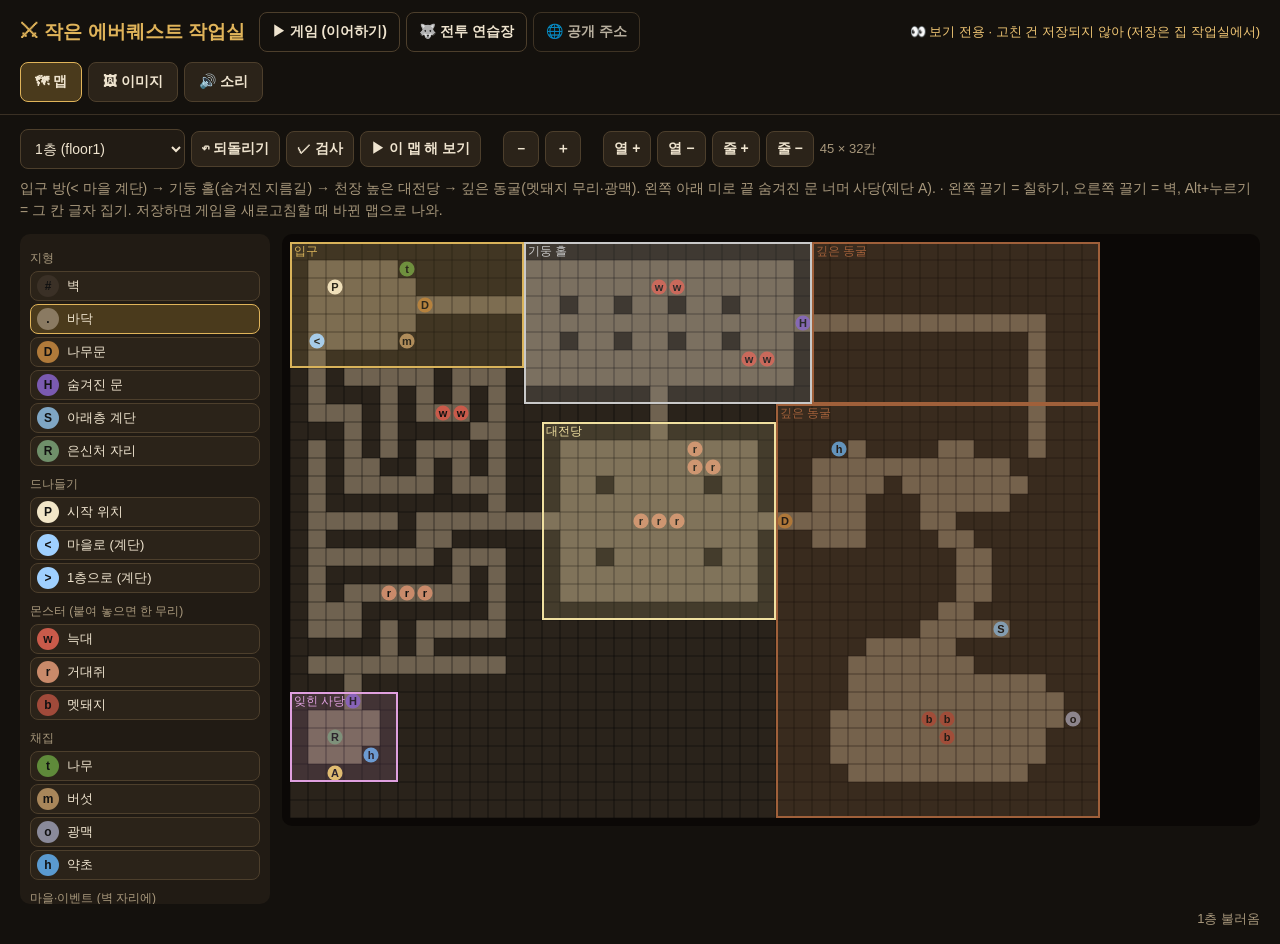
<file: workshop/index.html>
<!doctype html>
<html lang="ko">
<head>
<meta charset="utf-8">
<meta name="viewport" content="width=device-width, initial-scale=1">
<title>에버퀘스트 작업실</title>
<style>
:root{--bg:#14110d;--panel:#211b14;--line:#3a3024;--text:#efe4cf;--muted:#a8987c;--gold:#e0b45a;--bad:#e2664f}
*{box-sizing:border-box}
[hidden]{display:none!important}
html,body{margin:0;background:var(--bg);color:var(--text);font-family:"Malgun Gothic","Apple SD Gothic Neo",sans-serif;font-size:14px}
button,select,input{font-family:inherit;font-size:14px;color:var(--text)}
button{min-height:40px;padding:0 14px;background:#2b2319;border:1px solid #4d3f2c;border-radius:8px;font-weight:700;cursor:pointer}
button.on{background:#4a3a1c;border-color:var(--gold)}
button:disabled{opacity:.45;cursor:default}
select,input[type=search]{min-height:40px;padding:0 10px;background:var(--panel);border:1px solid #4d3f2c;border-radius:8px;max-width:100%}
header{display:flex;flex-wrap:wrap;align-items:center;gap:10px 14px;padding:12px 20px;border-bottom:1px solid var(--line)}
h1{margin:0;font-size:19px;color:var(--gold)}
.tabs{display:flex;gap:6px;flex-wrap:wrap}
a.btn{display:inline-flex;align-items:center;min-height:40px;padding:0 12px;border:1px solid #4d3f2c;border-radius:8px;color:var(--text);text-decoration:none;font-weight:700}
.status{margin-left:auto;color:var(--muted);min-height:20px}
.status.bad{color:var(--bad)}
main{padding:14px 20px;max-width:1300px;margin:0 auto}
.note{color:var(--muted);margin:0 0 12px;line-height:1.6}
.group{margin:18px 0 8px;font-size:13px;color:var(--muted);font-weight:700}
/* 이미지 */
.imgs{display:grid;grid-template-columns:minmax(0,1fr) 340px;gap:14px}
.cards{display:grid;grid-template-columns:repeat(auto-fill,minmax(150px,1fr));gap:10px}
.card{background:var(--panel);border:1.5px solid var(--line);border-radius:10px;padding:8px;cursor:pointer;min-width:0}
.card.on{border-color:var(--gold)}
.card.missing{opacity:.55;cursor:default}
.thumb{width:100%;aspect-ratio:1;object-fit:contain;display:block;border-radius:6px;background:repeating-conic-gradient(#2a231a 0 25%,#221c15 0 50%) 0 0/16px 16px}
.card .n{font-weight:700;margin-top:6px;font-size:13px}
.card .p{font-size:11px;color:var(--muted);white-space:nowrap;overflow:hidden;text-overflow:ellipsis}
.side{background:var(--panel);border-radius:10px;padding:12px;position:sticky;top:12px;align-self:start}
.side img{width:100%;max-height:380px;object-fit:contain;border-radius:8px;background:repeating-conic-gradient(#2a231a 0 25%,#221c15 0 50%) 0 0/20px 20px}
.kv{display:grid;grid-template-columns:64px 1fr;gap:4px 8px;font-size:12px;margin-top:8px;word-break:break-all}
.kv div:nth-child(odd){color:var(--muted)}
/* 리소스 */
iframe{width:100%;height:calc(100vh - 150px);border:0;border-radius:10px;background:var(--panel)}
/* 소리 */
.grid{display:grid;grid-template-columns:repeat(auto-fill,minmax(min(320px,100%),1fr));gap:10px}
.slot{background:var(--panel);padding:12px;border-radius:10px}
.slot-head{display:flex;align-items:center;gap:8px;margin-bottom:8px}
.slot-head b{font-size:15px;flex:1}
.slot-head small{color:var(--muted);font-weight:400}
.file{display:flex;align-items:center;gap:6px;margin-bottom:4px}
.file span{flex:1;min-width:0;overflow:hidden;text-overflow:ellipsis;white-space:nowrap;font-size:12px}
.file button{min-height:32px;padding:0 8px;font-size:12px}
.empty{font-size:12px;color:var(--muted);margin:0 0 6px}
.range{display:grid;grid-template-columns:64px minmax(0,1fr) 52px;gap:8px;align-items:center;font-size:12px;color:var(--muted);min-height:30px}
.range input{width:100%;accent-color:var(--gold)}
.range em{font-style:normal;text-align:right;color:var(--text)}
.check{display:flex;align-items:center;gap:8px;min-height:32px;font-size:12px;color:var(--muted)}
.filters{display:flex;flex-wrap:wrap;gap:8px;align-items:center;margin-bottom:12px}
.filters input[type=search]{flex:1 1 220px}
.row{display:flex;flex-wrap:wrap;align-items:center;gap:6px 10px;padding:6px 0;border-bottom:1px solid var(--line)}
.row .name{flex:1 1 220px;min-width:0;overflow-wrap:anywhere}
.row .sub{display:block;font-size:12px;color:var(--muted)}
.row .used{color:var(--gold);font-size:12px}
.more{width:100%;margin-top:12px}
.count{color:var(--muted);font-size:13px;margin-bottom:6px}
.links{display:flex;gap:6px;flex-wrap:wrap}
a.btn.ghost{opacity:.75}
nav.tabs{width:100%;display:flex;gap:6px}
nav.tabs button{min-height:40px}
.mapbar{display:flex;flex-wrap:wrap;gap:6px;align-items:center;margin-bottom:8px}
.mapbar button{min-height:36px;padding:0 10px}
.mapbar .gold{background:#4a3a1c;border-color:var(--gold)}
.mapbar .sep{width:10px}
.muted{color:var(--muted);font-size:13px}
.mapwrap{display:grid;grid-template-columns:250px minmax(0,1fr);gap:12px;align-items:start}
.mapside{background:var(--panel);border-radius:10px;padding:10px;max-height:calc(100vh - 230px);overflow:auto}
.pgroup{margin-bottom:10px}
.pg{font-size:12px;color:var(--muted);margin:6px 0 4px}
.pal{display:flex;align-items:center;gap:8px;width:100%;min-height:30px;padding:2px 6px;margin-bottom:3px;font-size:13px;font-weight:400;text-align:left}
.pal.on{background:#4a3a1c;border-color:var(--gold)}
.sw{display:inline-grid;place-items:center;width:22px;height:22px;border-radius:50%;color:#111;font-weight:700;font-size:12px;flex:none}
.zline{display:flex;gap:6px;align-items:center;margin-bottom:6px;font-size:13px}
.zline select{min-height:32px}
#toolZone{min-height:32px;padding:0 8px;font-size:13px}
#toolZone.on{background:#4a3a1c;border-color:var(--gold)}
.zrow{display:flex;align-items:center;gap:6px;font-size:12px;margin:3px 0}
.zrow small{color:var(--muted)}
.zrow button{margin-left:auto;min-height:26px;padding:0 6px;font-size:11px}
.dot{width:10px;height:10px;border-radius:50%;flex:none}
.mapview{overflow:auto;max-height:calc(100vh - 230px);background:#0b0806;border-radius:10px;padding:8px}
#mapCanvas{display:block;cursor:crosshair;image-rendering:pixelated}
.maphelp{display:flex;gap:16px;margin-top:6px;font-size:13px;color:var(--muted);min-height:20px}
@media (max-width:860px){.imgs{grid-template-columns:1fr}.side{position:static}header,main{padding-left:16px;padding-right:16px}.status{margin-left:0;width:100%}}
  .readonly { display: none; }
  html.static .readonly { display: block; color: #f0c674; font-size: 13px; padding: 2px 0; }
  html.static [data-tab="res"], html.static #tabLib, html.static #saveMap, html.static [data-pick] { display: none !important; }
</style>
</head>
<body>
<header>
  <h1>⚔ 작은 에버퀘스트 작업실</h1>
  <div class="links">
    <a class="btn" href="http://localhost:5180/" target="_blank" rel="noopener">▶ 게임 (이어하기)</a>
    <a class="btn" href="http://localhost:5180/?map=arena" target="_blank" rel="noopener">🐺 전투 연습장</a>
    <a class="btn ghost" href="https://ithing77.github.io/dungeon-party/" target="_blank" rel="noopener">🌐 공개 주소</a>
  </div>
  <div class="status" id="status" role="status"></div>
  <div class="readonly">👀 보기 전용 · 고친 건 저장되지 않아 (저장은 집 작업실에서)</div>
  <script>
    // 보기 전용: 공개 주소(깃허브)에 올라간 작업실. 서버가 없어서 미리 뽑아 둔 목록(data/)을 읽고 저장은 안 된다.
    window.STATIC = location.port !== '8813';
    window.ASSET_BASE = window.STATIC ? '../' : '/assets/';
    if (window.STATIC) {
      document.documentElement.classList.add('static');
      const real = window.fetch.bind(window);
      window.fetch = (url, opt) => {
        url = String(url);
        if (opt && opt.method === 'POST') return Promise.resolve(new Response('보기 전용 작업실이라 저장은 집 컴퓨터에서만 돼', { status: 403 }));
        if (url === '/api/maps') return real('data/maps.json');
        if (url === '/api/images') return real('data/images.json');
        if (url.startsWith('/assets/')) return real('../' + url.slice(8));
        if (url.startsWith('/lib/')) return Promise.reject(new Error('보관함은 집에만 있음'));
        return real(url, opt);
      };
    }
    // 게임 주소: 집에선 5180 포트, 보기 전용에선 한 칸 위 폴더가 게임이다
    window.GAME_URL = window.STATIC ? new URL('..', location.href).href.replace(/\/$/, '') : `http://${location.hostname}:5180`;
    // 회사(테일스케일)에서 열어도 게임 버튼이 이 컴퓨터의 게임으로 가게
    for (const a of document.querySelectorAll('a[href^="http://localhost:5180"]')) a.href = a.href.replace('http://localhost:5180', window.GAME_URL);
  </script>
  <nav class="tabs">
    <button type="button" data-tab="maps" class="on">🗺 맵</button>
    <button type="button" data-tab="images">🖼 이미지</button>
    <button type="button" data-tab="sound">🔊 소리</button>
    <button type="button" data-tab="res">🗂 리소스</button>
  </nav>
</header>
<main>
  <section id="maps">
    <div class="mapbar">
      <select id="mapSel" aria-label="맵"></select>
      <button type="button" id="undo" title="Ctrl+Z">↶ 되돌리기</button>
      <button type="button" id="check">✓ 검사</button>
      <button type="button" id="saveMap" class="gold" title="Ctrl+S">💾 저장</button>
      <button type="button" id="playMap">▶ 이 맵 해 보기</button>
      <span class="sep"></span>
      <button type="button" id="zoomOut">－</button><button type="button" id="zoomIn">＋</button>
      <span class="sep"></span>
      <button type="button" id="colAdd">열 +</button><button type="button" id="colDel">열 −</button>
      <button type="button" id="rowAdd">줄 +</button><button type="button" id="rowDel">줄 −</button>
      <span id="mapSize" class="muted"></span>
    </div>
    <p class="note"><span id="mapNote"></span> · 왼쪽 끌기 = 칠하기, 오른쪽 끌기 = 벽, Alt+누르기 = 그 칸 글자 집기. 저장하면 게임을 새로고침할 때 바뀐 맵으로 나와.</p>
    <div class="mapwrap">
      <aside class="mapside">
        <div id="palette"></div>
        <div class="pgroup">
          <div class="pg">구역 (분위기·소리·벽 그림)</div>
          <div class="zline">기본 구역 <select id="baseZone"></select></div>
          <div class="zline"><button type="button" id="toolZone">▭ 구역 네모 그리기</button> <select id="zoneSel"></select></div>
          <div id="zoneList"></div>
        </div>
      </aside>
      <div class="mapview"><canvas id="mapCanvas"></canvas></div>
    </div>
    <div class="maphelp"><span id="mapHover"></span> <span id="mapStatus" class="status"></span></div>
  </section>

  <section id="images" hidden>
    <p class="note">이 게임에 들어간 그림이야 (C:\AI\MightMagic\assets). 같은 이름으로 파일을 바꿔 넣고 게임을 새로고침하면 바로 바뀌어.</p>
    <div class="imgs">
      <div id="imageGroups"></div>
      <div class="side" id="imageSide"><p class="note">왼쪽에서 그림을 누르면 여기서 크게 보여.</p></div>
    </div>
  </section>

  <section id="res" hidden>
    <p class="note">여러 게임이 같이 쓰는 공용 창고 (C:\AI\Assets). 재배포 금지 그림이 섞여 있어서 구경·참고용이야. 쓰고 싶은 게 있으면 대화창에 이름을 알려 줘.</p>
    <iframe id="resFrame" title="리소스 창고" loading="lazy"></iframe>
  </section>

  <section id="sound" hidden>
    <div class="filters">
      <button type="button" id="tabUsed" class="on">적용된 소리</button>
      <button type="button" id="tabLib">소리 찾기 (보관함)</button>
    </div>
    <div id="usedView">
      <p class="note">바꾸면 바로 저장돼. 게임을 새로고침하면 반영. 파일이 여러 개면 게임에서 번갈아 나와.</p>
      <div id="slots"></div>
    </div>
    <div id="libView" hidden>
      <p class="note">친구에게 나눠 줄 수 있게 CC0·CC BY 소리만 넣을 수 있어. 다른 소리는 들어만 볼 수 있어.</p>
      <div class="filters">
        <input type="search" id="q" placeholder="이름이나 묶음으로 찾기 (영어: sword, wolf, door…)" aria-label="소리 찾기">
        <select id="cat" aria-label="종류"></select>
        <select id="target" aria-label="넣을 칸"></select>
        <label class="check"><input type="checkbox" id="onlyOk" checked>넣을 수 있는 것만</label>
      </div>
      <div class="count" id="count"></div>
      <div id="list"></div>
      <button type="button" class="more" id="more">더 보기</button>
    </div>
  </section>
</main>
<script src="maps.js"></script>
<script src="workshop.js"></script>
</body>
</html>
</file>
